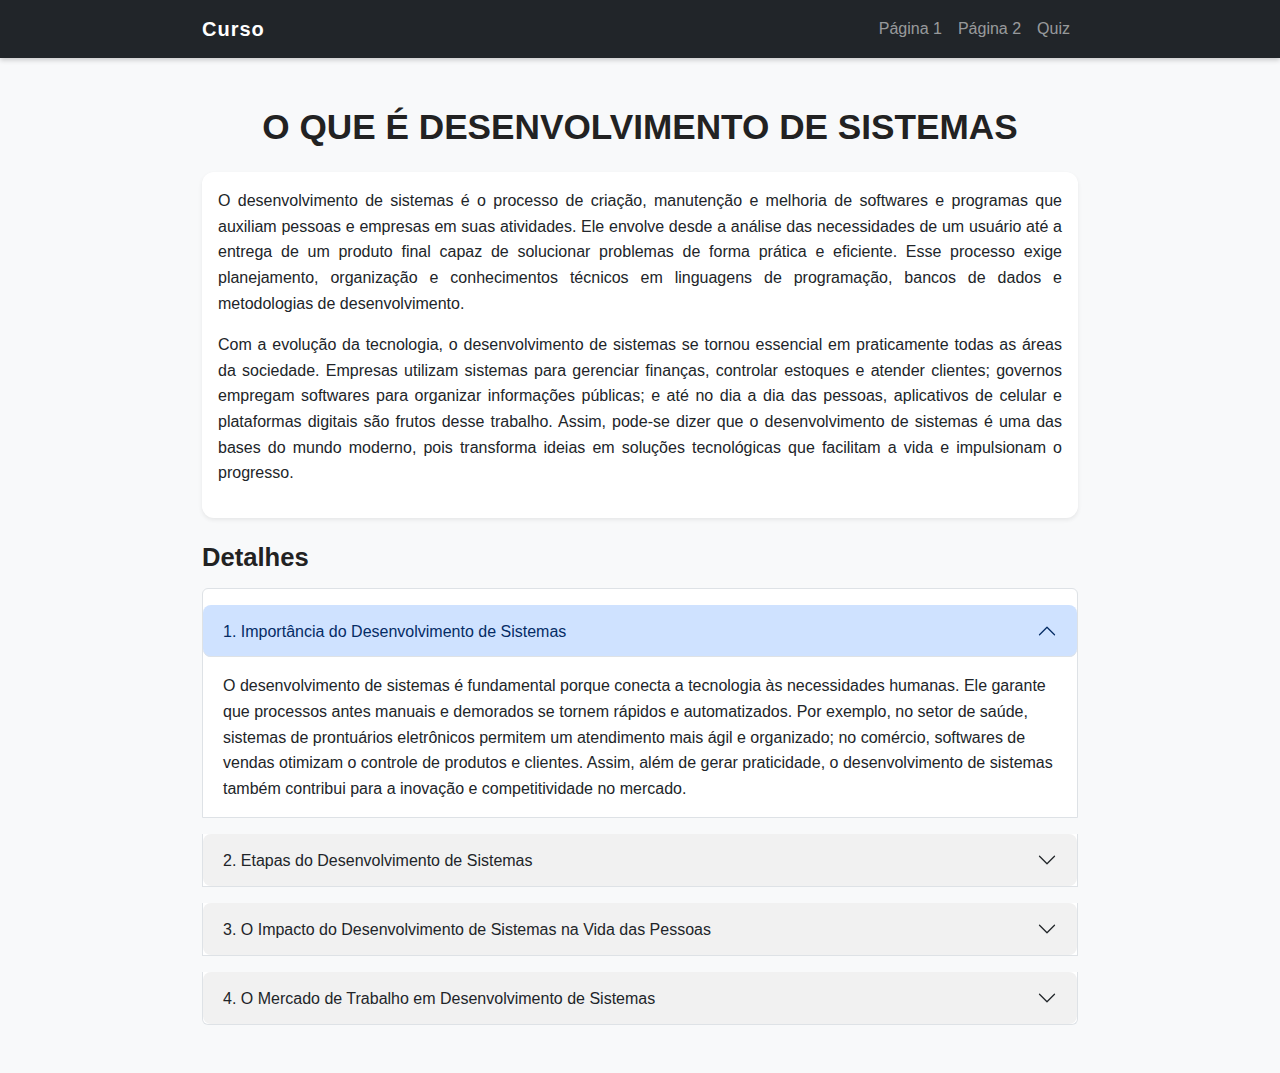
<file: projeto 3ds/index.html>
<!DOCTYPE html>
<html lang="pt-br">
<head>
  <meta charset="UTF-8">
  <meta name="viewport" content="width=device-width, initial-scale=1.0">
  <title>O que é Desenvolvimento de Sistemas</title>
  <link href="https://cdn.jsdelivr.net/npm/bootstrap@5.3.2/dist/css/bootstrap.min.css" rel="stylesheet">
  <link rel="stylesheet" href="style.css">

</head>
<body class="bg-light">

  <!-- Navbar -->
  <nav class="navbar navbar-expand-lg navbar-dark bg-dark">
    <div class="container">
      <a class="navbar-brand" href="index.html">Curso</a>
      <ul class="navbar-nav ms-auto">
        <li class="nav-item"><a class="nav-link" href="index.html">Página 1</a></li>
        <li class="nav-item"><a class="nav-link" href="pagina2.html">Página 2</a></li>
        <li class="nav-item"><a class="nav-link" href="quiz.html">Quiz</a></li>
      </ul>
    </div>
  </nav>

  <!-- Conteúdo -->
  <div class="container mt-5 mb-5">
    <h1 class="text-center mb-4">O que é Desenvolvimento de Sistemas</h1>

    <!-- Redação principal -->
    <div class="card shadow-sm mb-4">
      <div class="card-body">
        <p>
          O desenvolvimento de sistemas é o processo de criação, manutenção e melhoria de softwares e programas que auxiliam pessoas e empresas em suas atividades. Ele envolve desde a análise das necessidades de um usuário até a entrega de um produto final capaz de solucionar problemas de forma prática e eficiente. Esse processo exige planejamento, organização e conhecimentos técnicos em linguagens de programação, bancos de dados e metodologias de desenvolvimento.
        </p>
        <p>
          Com a evolução da tecnologia, o desenvolvimento de sistemas se tornou essencial em praticamente todas as áreas da sociedade. Empresas utilizam sistemas para gerenciar finanças, controlar estoques e atender clientes; governos empregam softwares para organizar informações públicas; e até no dia a dia das pessoas, aplicativos de celular e plataformas digitais são frutos desse trabalho. Assim, pode-se dizer que o desenvolvimento de sistemas é uma das bases do mundo moderno, pois transforma ideias em soluções tecnológicas que facilitam a vida e impulsionam o progresso.
        </p>
      </div>
    </div>

    <!-- Detalhes -->
    <h2 class="mb-3">Detalhes</h2>

    <div class="accordion" id="accordionDetalhes">

      <!-- Importância -->
      <div class="accordion-item">
        <h2 class="accordion-header" id="heading1">
          <button class="accordion-button" type="button" data-bs-toggle="collapse" data-bs-target="#collapse1">
            1. Importância do Desenvolvimento de Sistemas
          </button>
        </h2>
        <div id="collapse1" class="accordion-collapse collapse show" data-bs-parent="#accordionDetalhes">
          <div class="accordion-body">
            O desenvolvimento de sistemas é fundamental porque conecta a tecnologia às necessidades humanas. Ele garante que processos antes manuais e demorados se tornem rápidos e automatizados. 
            Por exemplo, no setor de saúde, sistemas de prontuários eletrônicos permitem um atendimento mais ágil e organizado; no comércio, softwares de vendas otimizam o controle de produtos e clientes. 
            Assim, além de gerar praticidade, o desenvolvimento de sistemas também contribui para a inovação e competitividade no mercado.
          </div>
        </div>
      </div>

      <!-- Etapas -->
      <div class="accordion-item">
        <h2 class="accordion-header" id="heading2">
          <button class="accordion-button collapsed" type="button" data-bs-toggle="collapse" data-bs-target="#collapse2">
            2. Etapas do Desenvolvimento de Sistemas
          </button>
        </h2>
        <div id="collapse2" class="accordion-collapse collapse" data-bs-parent="#accordionDetalhes">
          <div class="accordion-body">
            Esse processo é estruturado em fases chamadas de ciclo de vida do software. Geralmente, inicia-se com a análise de requisitos, quando se entende a necessidade do usuário. 
            Depois, ocorre o planejamento e o desenho da solução, seguido da programação, onde o sistema é construído. 
            Em seguida, testes são realizados para garantir que tudo funcione corretamente. 
            Por fim, o sistema é entregue e mantido, recebendo atualizações e melhorias. 
            Cada etapa é essencial para que o resultado final seja eficiente e confiável.
          </div>
        </div>
      </div>

      <!-- Impacto -->
      <div class="accordion-item">
        <h2 class="accordion-header" id="heading3">
          <button class="accordion-button collapsed" type="button" data-bs-toggle="collapse" data-bs-target="#collapse3">
            3. O Impacto do Desenvolvimento de Sistemas na Vida das Pessoas
          </button>
        </h2>
        <div id="collapse3" class="accordion-collapse collapse" data-bs-parent="#accordionDetalhes">
          <div class="accordion-body">
            O impacto pode ser visto diariamente. Aplicativos de mensagens, redes sociais, jogos, serviços de transporte e até bancos digitais são frutos do desenvolvimento de sistemas. 
            Essas ferramentas transformaram a forma como as pessoas se comunicam, se divertem e trabalham. 
            Além disso, possibilitaram maior inclusão digital, oferecendo oportunidades de aprendizado e emprego a milhões de pessoas no mundo todo. 
            Ou seja, o desenvolvimento de sistemas não apenas facilita a rotina, mas também cria novas possibilidades para o futuro.
          </div>
        </div>
      </div>

      <!-- Mercado -->
      <div class="accordion-item">
        <h2 class="accordion-header" id="heading4">
          <button class="accordion-button collapsed" type="button" data-bs-toggle="collapse" data-bs-target="#collapse4">
            4. O Mercado de Trabalho em Desenvolvimento de Sistemas
          </button>
        </h2>
        <div id="collapse4" class="accordion-collapse collapse" data-bs-parent="#accordionDetalhes">
          <div class="accordion-body">
            O mercado para profissionais dessa área é um dos mais promissores atualmente. 
            Com a crescente digitalização de empresas e serviços, há uma demanda constante por programadores, analistas e desenvolvedores. 
            Além disso, trata-se de um campo versátil, que permite atuação em diferentes setores, como finanças, saúde, educação, indústria e entretenimento. 
            É uma profissão que exige estudo contínuo, mas que oferece boas oportunidades de crescimento, salários atrativos e até a chance de trabalhar de forma remota.
          </div>
        </div>
      </div>

    </div>
  </div>

  <script src="https://cdn.jsdelivr.net/npm/bootstrap@5.3.2/dist/js/bootstrap.bundle.min.js"></script>
</body>
</html>
</file>
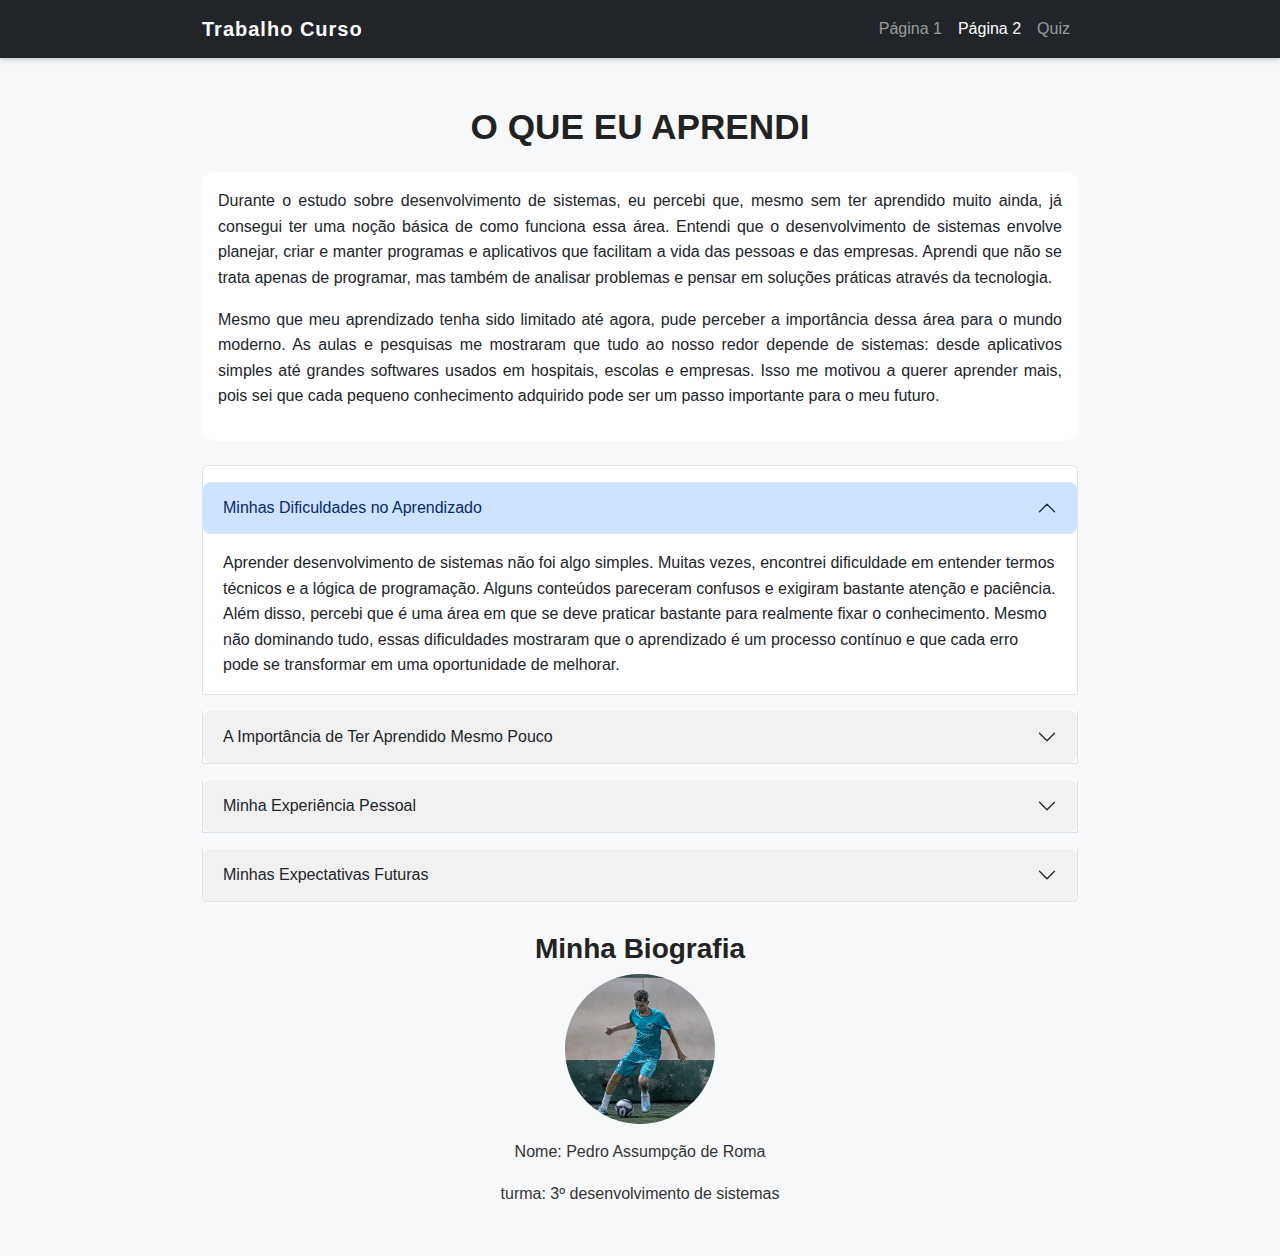
<file: projeto 3ds/pagina2.html>
<!DOCTYPE html>
<html lang="pt-br">
<head>
  <meta charset="UTF-8">
  <meta name="viewport" content="width=device-width, initial-scale=1.0">
  <title>Página 2 - O que eu aprendi</title>
  <!-- Bootstrap CSS -->
  <link href="https://cdn.jsdelivr.net/npm/bootstrap@5.3.0/dist/css/bootstrap.min.css" rel="stylesheet">
  <!-- CSS personalizado -->
  <link rel="stylesheet" href="style.css">
</head>
<body>

  <!-- Navbar -->
  <nav class="navbar navbar-expand-lg navbar-dark bg-dark">
    <div class="container">
      <a class="navbar-brand" href="index.html">Trabalho Curso</a>
      <button class="navbar-toggler" type="button" data-bs-toggle="collapse" data-bs-target="#navbarNav">
        <span class="navbar-toggler-icon"></span>
      </button>
      <div class="collapse navbar-collapse" id="navbarNav">
        <ul class="navbar-nav ms-auto">
          <li class="nav-item"><a class="nav-link" href="index.html">Página 1</a></li>
          <li class="nav-item"><a class="nav-link active" href="pagina2.html">Página 2</a></li>
          <li class="nav-item"><a class="nav-link" href="quiz.html">Quiz</a></li>
        </ul>
      </div>
    </div>
  </nav>

  <!-- Conteúdo principal -->
  <div class="container my-5">
    <h1 class="text-center mb-4">O QUE EU APRENDI</h1>

    <!-- Redação principal -->
    <div class="card mb-4">
      <div class="card-body">
        <p>
          Durante o estudo sobre desenvolvimento de sistemas, eu percebi que, mesmo sem ter aprendido muito ainda, já consegui ter uma noção básica de como funciona essa área. Entendi que o desenvolvimento de sistemas envolve planejar, criar e manter programas e aplicativos que facilitam a vida das pessoas e das empresas. Aprendi que não se trata apenas de programar, mas também de analisar problemas e pensar em soluções práticas através da tecnologia.
        </p>
        <p>
          Mesmo que meu aprendizado tenha sido limitado até agora, pude perceber a importância dessa área para o mundo moderno. As aulas e pesquisas me mostraram que tudo ao nosso redor depende de sistemas: desde aplicativos simples até grandes softwares usados em hospitais, escolas e empresas. Isso me motivou a querer aprender mais, pois sei que cada pequeno conhecimento adquirido pode ser um passo importante para o meu futuro.
        </p>
      </div>
    </div>

    <!-- Accordion Detalhes -->
    <div class="accordion" id="accordionAprendizado">

      <!-- Dificuldades -->
      <div class="accordion-item">
        <h2 class="accordion-header" id="headingOne">
          <button class="accordion-button" type="button" data-bs-toggle="collapse" data-bs-target="#collapseOne">
            Minhas Dificuldades no Aprendizado
          </button>
        </h2>
        <div id="collapseOne" class="accordion-collapse collapse show" data-bs-parent="#accordionAprendizado">
          <div class="accordion-body">
            Aprender desenvolvimento de sistemas não foi algo simples. Muitas vezes, encontrei dificuldade em entender termos técnicos e a lógica de programação. Alguns conteúdos pareceram confusos e exigiram bastante atenção e paciência. Além disso, percebi que é uma área em que se deve praticar bastante para realmente fixar o conhecimento. Mesmo não dominando tudo, essas dificuldades mostraram que o aprendizado é um processo contínuo e que cada erro pode se transformar em uma oportunidade de melhorar.
          </div>
        </div>
      </div>

      <!-- Importância -->
      <div class="accordion-item">
        <h2 class="accordion-header" id="headingTwo">
          <button class="accordion-button collapsed" type="button" data-bs-toggle="collapse" data-bs-target="#collapseTwo">
            A Importância de Ter Aprendido Mesmo Pouco
          </button>
        </h2>
        <div id="collapseTwo" class="accordion-collapse collapse" data-bs-parent="#accordionAprendizado">
          <div class="accordion-body">
            Mesmo com pouco conhecimento, aprendi que cada passo inicial é valioso. Saber como funciona, de maneira básica, já me ajuda a enxergar a tecnologia de outra forma. Antes eu via os sistemas apenas como ferramentas prontas; agora percebo o quanto de trabalho existe por trás de cada software ou aplicativo. Essa consciência é importante, pois me dá mais motivação para continuar aprendendo e valorizando a área.
          </div>
        </div>
      </div>

      <!-- Experiência pessoal -->
      <div class="accordion-item">
        <h2 class="accordion-header" id="headingThree">
          <button class="accordion-button collapsed" type="button" data-bs-toggle="collapse" data-bs-target="#collapseThree">
            Minha Experiência Pessoal
          </button>
        </h2>
        <div id="collapseThree" class="accordion-collapse collapse" data-bs-parent="#accordionAprendizado">
          <div class="accordion-body">
            Minha experiência até agora foi simples, mas significativa. Pude conhecer conceitos que antes eram completamente novos para mim e perceber que o desenvolvimento de sistemas está presente em quase tudo que uso no dia a dia. Essa experiência me mostrou que, mesmo não aprendendo tudo de uma vez, posso construir um caminho de evolução aos poucos. O mais importante foi perder o medo de começar, entendendo que aprender pouco também é parte do processo.
          </div>
        </div>
      </div>

      <!-- Expectativas futuras -->
      <div class="accordion-item">
        <h2 class="accordion-header" id="headingFour">
          <button class="accordion-button collapsed" type="button" data-bs-toggle="collapse" data-bs-target="#collapseFour">
            Minhas Expectativas Futuras
          </button>
        </h2>
        <div id="collapseFour" class="accordion-collapse collapse" data-bs-parent="#accordionAprendizado">
          <div class="accordion-body">
            O pouco que aprendi me deixou curioso e interessado em continuar explorando essa área. Quero aprofundar meus conhecimentos em programação, entender melhor como funcionam os bancos de dados e praticar com projetos reais. Também espero, no futuro, poder aplicar o que aprendi em situações do dia a dia ou até mesmo em um trabalho. Sei que ainda falta muito, mas ter dado esse primeiro passo já é um grande incentivo para seguir em frente.
          </div>
        </div>
      </div>
    </div>

    <!-- Espaço para Biografia -->

    <div class="biografia">
      <h3>Minha Biografia</h3>
      <img src="pedro.png" alt="Minha Foto">
      <p>Nome: Pedro Assumpção de Roma</p>
       <p>turma: 3º desenvolvimento de sistemas</p>
    </div>

  </div>

  <!-- Bootstrap JS -->
  <script src="https://cdn.jsdelivr.net/npm/bootstrap@5.3.0/dist/js/bootstrap.bundle.min.js"></script>
</body>
</html>
</file>
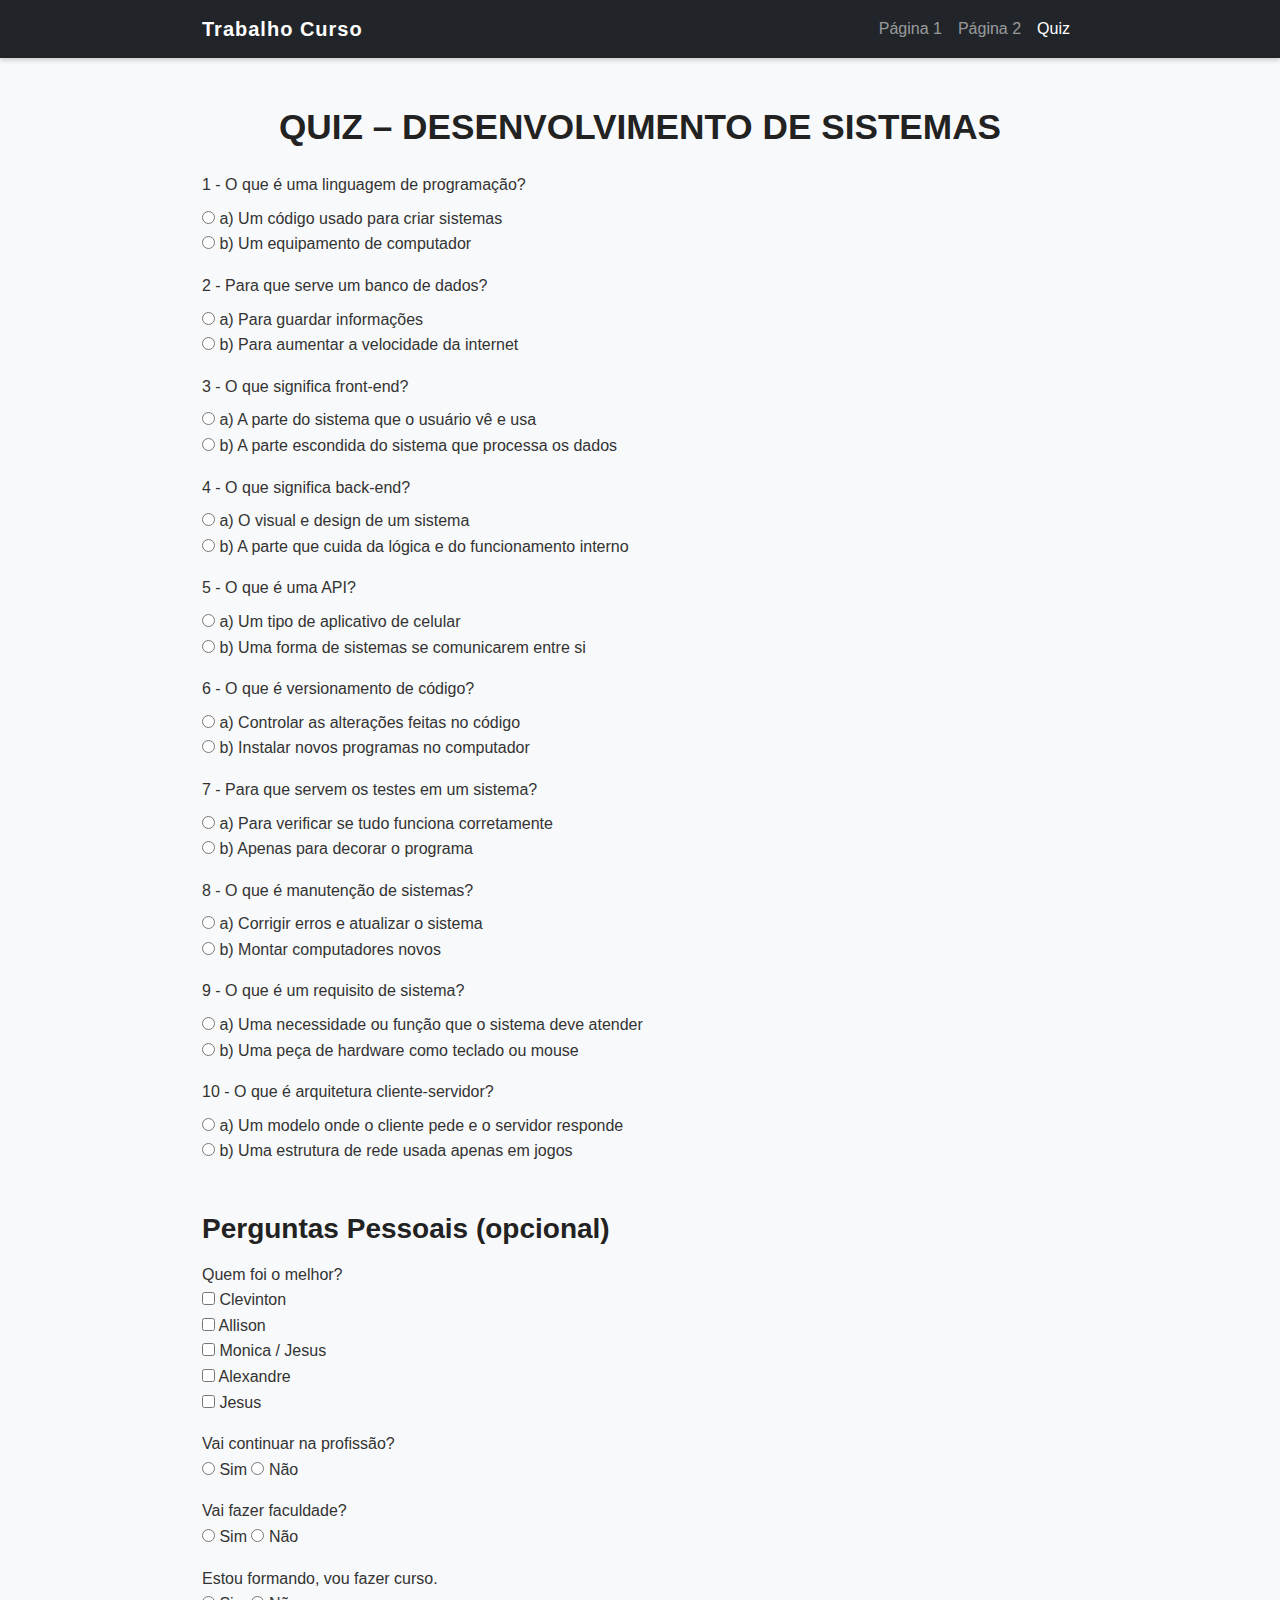
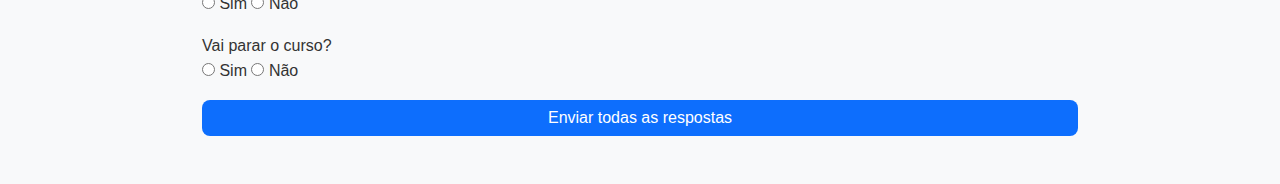
<file: projeto 3ds/quiz.html>
<!DOCTYPE html>
<html lang="pt-br">
<head>
  <meta charset="UTF-8">
  <meta name="viewport" content="width=device-width, initial-scale=1.0">
  <title>Quiz Completo</title>
  <link href="https://cdn.jsdelivr.net/npm/bootstrap@5.3.0/dist/css/bootstrap.min.css" rel="stylesheet">
  <link rel="stylesheet" href="style.css">
  <script>
    // Função para corrigir as 10 perguntas técnicas
    function verificarRespostas() {
      const respostasCertas = {
        q1: "a", q2: "a", q3: "a", q4: "b", q5: "b",
        q6: "a", q7: "a", q8: "a", q9: "a", q10: "a"
      };

      let total = 10;
      let pontos = 0;

      for (let i = 1; i <= total; i++) {
        let resposta = document.querySelector(`input[name="q${i}"]:checked`);
        if (resposta && resposta.value === respostasCertas[`q${i}`]) {
          pontos++;
        }
      }

      document.getElementById("resultadoTecnico").style.display = "block";
      document.getElementById("resultadoTecnico").innerHTML = 
        `<strong>Você acertou ${pontos} de ${total} questões técnicas.</strong>`;
    }

    // Função para enviar perguntas pessoais para backend
    function enviarFormulario(event) {
      event.preventDefault();
      const form = document.getElementById('quizForm');
      const formData = new FormData(form);

      fetch('backend/respostas.php', {
        method: 'POST',
        body: formData
      })
      .then(res => res.json())
      .then(data => alert(data.status === "success" ? "Respostas pessoais enviadas!" : "Erro ao enviar"))
      .catch(err => alert("Erro ao conectar com o backend"));
      
      // Corrigir o quiz técnico também
      verificarRespostas();
    }
  </script>
</head>
<body class="bg-light">

  <!-- Navbar -->
  <nav class="navbar navbar-expand-lg navbar-dark bg-dark">
    <div class="container">
      <a class="navbar-brand" href="index.html">Trabalho Curso</a>
      <ul class="navbar-nav ms-auto">
        <li class="nav-item"><a class="nav-link" href="index.html">Página 1</a></li>
        <li class="nav-item"><a class="nav-link" href="pagina2.html">Página 2</a></li>
        <li class="nav-item"><a class="nav-link active" href="quiz.html">Quiz</a></li>
      </ul>
    </div>
  </nav>

  <div class="container mt-5 mb-5">
    <h1 class="text-center mb-4">Quiz – Desenvolvimento de Sistemas</h1>
    
    <form id="quizForm" onsubmit="enviarFormulario(event)">

      <!-- 10 Perguntas Técnicas -->
      <div class="mb-3">
        <label class="form-label">1 - O que é uma linguagem de programação?</label><br>
        <input type="radio" name="q1" value="a"> a) Um código usado para criar sistemas<br>
        <input type="radio" name="q1" value="b"> b) Um equipamento de computador
      </div>

      <div class="mb-3">
        <label class="form-label">2 - Para que serve um banco de dados?</label><br>
        <input type="radio" name="q2" value="a"> a) Para guardar informações<br>
        <input type="radio" name="q2" value="b"> b) Para aumentar a velocidade da internet
      </div>

      <div class="mb-3">
        <label class="form-label">3 - O que significa front-end?</label><br>
        <input type="radio" name="q3" value="a"> a) A parte do sistema que o usuário vê e usa<br>
        <input type="radio" name="q3" value="b"> b) A parte escondida do sistema que processa os dados
      </div>

      <div class="mb-3">
        <label class="form-label">4 - O que significa back-end?</label><br>
        <input type="radio" name="q4" value="a"> a) O visual e design de um sistema<br>
        <input type="radio" name="q4" value="b"> b) A parte que cuida da lógica e do funcionamento interno
      </div>

      <div class="mb-3">
        <label class="form-label">5 - O que é uma API?</label><br>
        <input type="radio" name="q5" value="a"> a) Um tipo de aplicativo de celular<br>
        <input type="radio" name="q5" value="b"> b) Uma forma de sistemas se comunicarem entre si
      </div>

      <div class="mb-3">
        <label class="form-label">6 - O que é versionamento de código?</label><br>
        <input type="radio" name="q6" value="a"> a) Controlar as alterações feitas no código<br>
        <input type="radio" name="q6" value="b"> b) Instalar novos programas no computador
      </div>

      <div class="mb-3">
        <label class="form-label">7 - Para que servem os testes em um sistema?</label><br>
        <input type="radio" name="q7" value="a"> a) Para verificar se tudo funciona corretamente<br>
        <input type="radio" name="q7" value="b"> b) Apenas para decorar o programa
      </div>

      <div class="mb-3">
        <label class="form-label">8 - O que é manutenção de sistemas?</label><br>
        <input type="radio" name="q8" value="a"> a) Corrigir erros e atualizar o sistema<br>
        <input type="radio" name="q8" value="b"> b) Montar computadores novos
      </div>

      <div class="mb-3">
        <label class="form-label">9 - O que é um requisito de sistema?</label><br>
        <input type="radio" name="q9" value="a"> a) Uma necessidade ou função que o sistema deve atender<br>
        <input type="radio" name="q9" value="b"> b) Uma peça de hardware como teclado ou mouse
      </div>

      <div class="mb-3">
        <label class="form-label">10 - O que é arquitetura cliente-servidor?</label><br>
        <input type="radio" name="q10" value="a"> a) Um modelo onde o cliente pede e o servidor responde<br>
        <input type="radio" name="q10" value="b"> b) Uma estrutura de rede usada apenas em jogos
      </div>

      <div id="resultadoTecnico" class="alert alert-info mt-3" style="display: none;"></div>

      <!-- Perguntas Pessoais -->
      <h3 class="mt-5 mb-3">Perguntas Pessoais (opcional)</h3>

      <div class="mb-3">
        <label>Quem foi o melhor?</label><br>
        <input type="checkbox" name="melhor[]" value="Clevinton"> Clevinton<br>
        <input type="checkbox" name="melhor[]" value="Allison"> Allison<br>
        <input type="checkbox" name="melhor[]" value="Monica / Jesus"> Monica / Jesus<br>
        <input type="checkbox" name="melhor[]" value="Alexandre"> Alexandre<br>
        <input type="checkbox" name="melhor[]" value="Jesus"> Jesus
      </div>

      <div class="mb-3">
        <label>Vai continuar na profissão?</label><br>
        <input type="radio" name="profissao" value="sim"> Sim
        <input type="radio" name="profissao" value="nao"> Não
      </div>

      <div class="mb-3">
        <label>Vai fazer faculdade?</label><br>
        <input type="radio" name="faculdade" value="sim"> Sim
        <input type="radio" name="faculdade" value="nao"> Não
      </div>

      <div class="mb-3">
        <label>Estou formando, vou fazer curso.</label><br>
        <input type="radio" name="curso" value="sim"> Sim
        <input type="radio" name="curso" value="nao"> Não
      </div>

      <div class="mb-3">
        <label>Vai parar o curso?</label><br>
        <input type="radio" name="parar_curso" value="sim"> Sim
        <input type="radio" name="parar_curso" value="nao"> Não
      </div>

      <button type="submit" class="btn btn-primary w-100">Enviar todas as respostas</button>

    </form>
  </div>

  <script src="https://cdn.jsdelivr.net/npm/bootstrap@5.3.0/dist/js/bootstrap.bundle.min.js"></script>
</body>
</html>
</file>
<file: projeto 3ds/style.css>
/* ===== Estilo Global ===== */
body {
  font-family: "Segoe UI", Arial, sans-serif;
  background-color: #f8f9fa;
  color: #333;
  line-height: 1.6;
}

/* ===== Navbar ===== */
.navbar {
  box-shadow: 0 2px 5px rgba(0,0,0,0.2);
}

.navbar-brand {
  font-weight: bold;
  letter-spacing: 1px;
}

.nav-link {
  transition: color 0.3s ease;
}

.nav-link:hover {
  color: #0d6efd !important;
}

/* ===== Títulos ===== */
h1, h2, h3 {
  font-weight: 600;
  color: #222;
}

h1 {
  font-size: 2.2rem;
  margin-bottom: 1.2rem;
  text-transform: uppercase;
}

h2 {
  font-size: 1.6rem;
  margin-top: 1rem;
}

/* ===== Cards / Conteúdo ===== */
.card {
  border-radius: 12px;
  border: none;
}

.card-body {
  font-size: 1rem;
  text-align: justify;
}

/* ===== Accordion ===== */
.accordion-button {
  font-weight: 500;
  background: #f1f1f1;
  transition: background 0.3s;
}

.accordion-button:hover {
  background: #e6e6e6;
}

/* ===== Formulários ===== */
textarea, input, button {
  border-radius: 8px !important;
}

textarea {
  resize: none;
}

button.btn-primary {
  background: #0d6efd;
  border: none;
  transition: background 0.3s;
}

button.btn-primary:hover {
  background: #0b5ed7;
}

/* ===== Container ===== */
.container {
  max-width: 900px;
}

/* ===== Biografia ===== */
.biografia {
  text-align: center;
  margin-top: 30px;
  margin-bottom: 50px;
}

.biografia img {
  width: 150px; /* tamanho menor */
  height: auto;
  border-radius: 50%;
  margin-bottom: 15px;
}

.biografia textarea {
  width: 100%;
  max-width: 600px;
  margin: 0 auto;
  display: block;
  padding: 15px;
  font-size: 1rem;
}

/* ===== Footer (opcional) ===== */
footer {
  margin-top: 40px;
  padding: 15px;
  text-align: center;
  background: #222;
  color: #fff;
  border-radius: 8px 8px 0 0;
}
</file>
